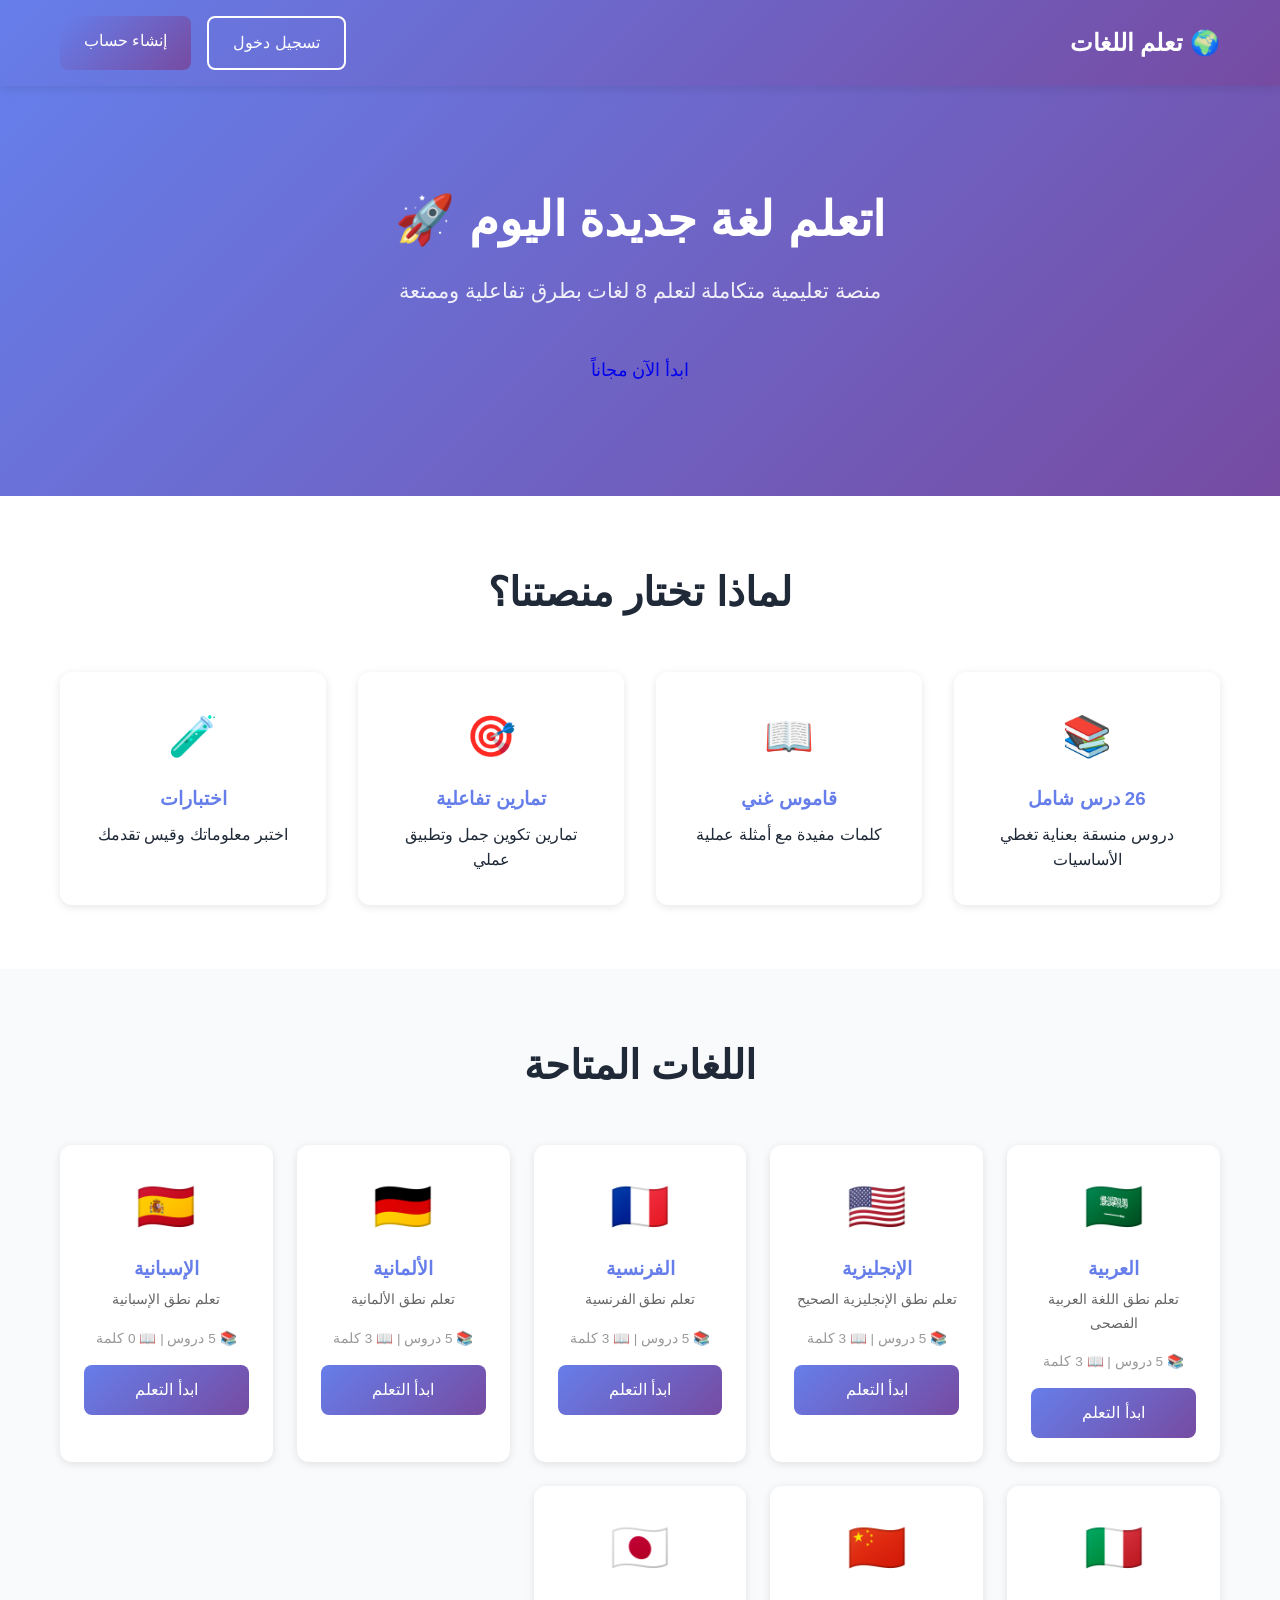
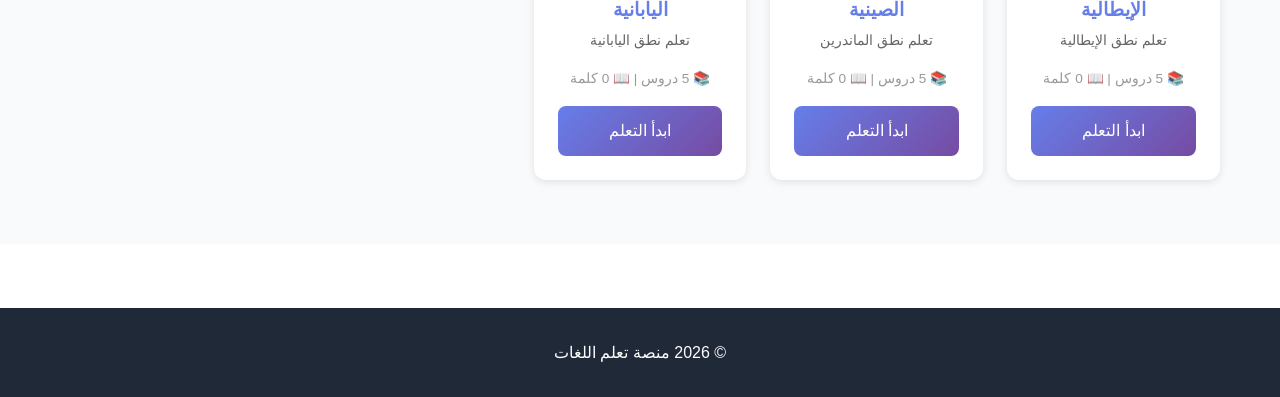
<file: frontend/index.html>
<!DOCTYPE html>
<html lang="ar" dir="rtl">
<head>
    <meta charset="UTF-8">
    <meta name="viewport" content="width=device-width, initial-scale=1.0">
    <title>منصة تعلم اللغات</title>
    <link rel="stylesheet" href="styles.css">
</head>
<body>
    <nav class="navbar">
        <div class="container">
            <div class="logo">🌍 تعلم اللغات</div>
            <div class="nav-links">
                <a href="login.html" class="btn btn-outline">تسجيل دخول</a>
                <a href="register.html" class="btn btn-primary">إنشاء حساب</a>
            </div>
        </div>
    </nav>

    <section class="hero">
        <div class="container">
            <h1>اتعلم لغة جديدة اليوم 🚀</h1>
            <p>منصة تعليمية متكاملة لتعلم 8 لغات بطرق تفاعلية وممتعة</p>
            <a href="register.html" class="btn btn-large">ابدأ الآن مجاناً</a>
        </div>
    </section>

    <section class="features">
        <div class="container">
            <h2>لماذا تختار منصتنا؟</h2>
            <div class="features-grid">
                <div class="feature-card">
                    <div class="icon">📚</div>
                    <h3>26 درس شامل</h3>
                    <p>دروس منسقة بعناية تغطي الأساسيات</p>
                </div>
                <div class="feature-card">
                    <div class="icon">📖</div>
                    <h3>قاموس غني</h3>
                    <p>كلمات مفيدة مع أمثلة عملية</p>
                </div>
                <div class="feature-card">
                    <div class="icon">🎯</div>
                    <h3>تمارين تفاعلية</h3>
                    <p>تمارين تكوين جمل وتطبيق عملي</p>
                </div>
                <div class="feature-card">
                    <div class="icon">🧪</div>
                    <h3>اختبارات</h3>
                    <p>اختبر معلوماتك وقيس تقدمك</p>
                </div>
            </div>
        </div>
    </section>

    <section class="languages-section">
        <div class="container">
            <h2>اللغات المتاحة</h2>
            <div id="languagesGrid" class="languages-grid">
                <div class="loading">جاري التحميل...</div>
            </div>
        </div>
    </section>

    <footer>
        <p>&copy; 2026 منصة تعلم اللغات</p>
    </footer>

    <script src="auth.js"></script>
    <script src="index.js"></script>
</body>
</html>
</file>
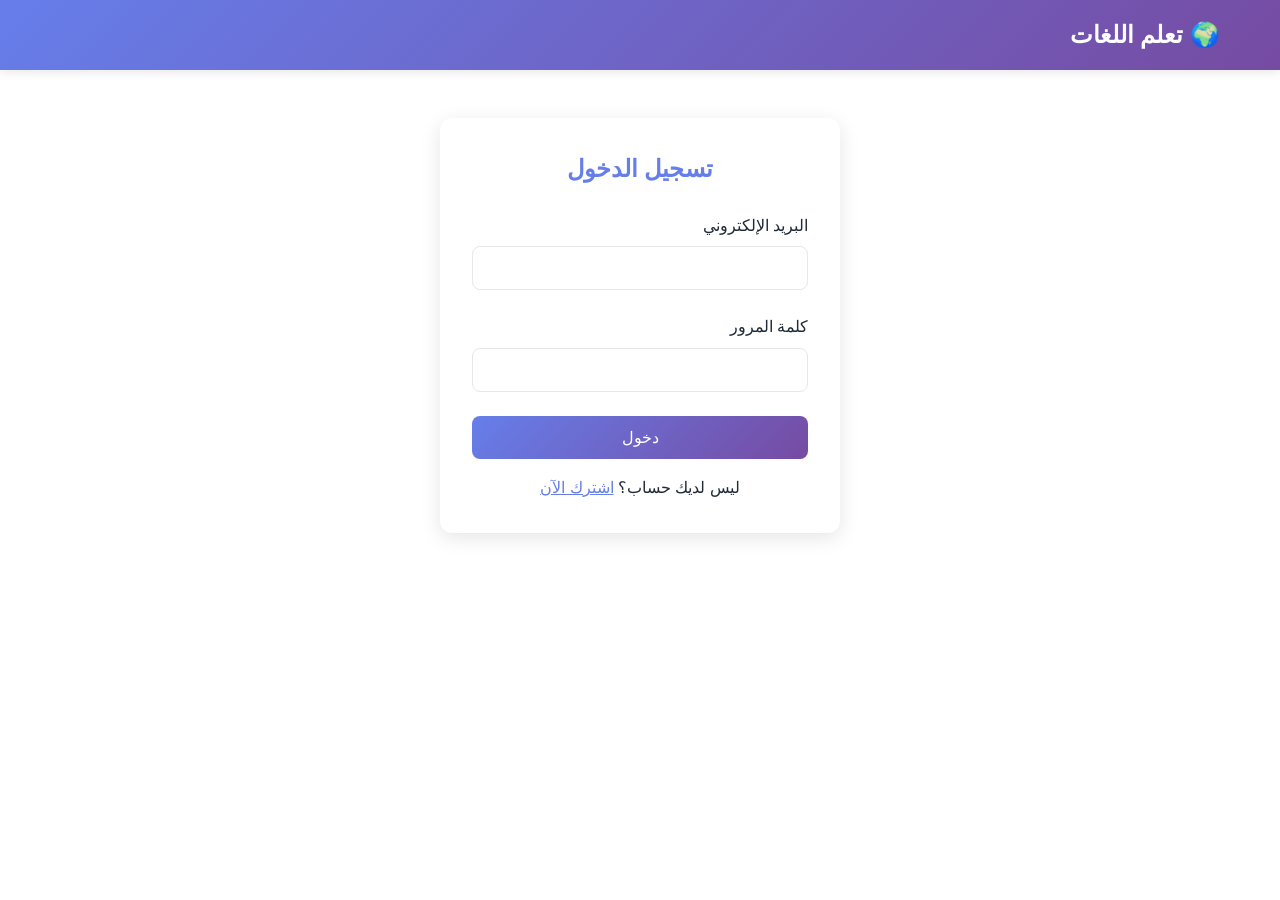
<file: frontend/dashboard.html>
<!DOCTYPE html>
<html lang="ar" dir="rtl">
<head>
    <meta charset="UTF-8">
    <meta name="viewport" content="width=device-width, initial-scale=1.0">
    <title>لوحة التحكم</title>
    <link rel="stylesheet" href="styles.css">
</head>
<body>
    <nav class="navbar">
        <div class="container">
            <div class="logo">🌍 تعلم اللغات</div>
            <div style="display:flex;gap:1rem;align-items:center;color:white;">
                <span>مرحباً <span id="userName"></span></span>
                <button onclick="logout()" class="btn btn-outline">خروج</button>
            </div>
        </div>
    </nav>

    <div class="container">
        <div class="dashboard-header">
            <h1>📊 لوحة التحكم</h1>
            <div class="stats-grid">
                <div class="stat-card">
                    <div class="stat-number" id="lessonCount">0</div>
                    <div class="stat-label">دروس مكتملة</div>
                </div>
                <div class="stat-card">
                    <div class="stat-number" id="scoreAvg">0%</div>
                    <div class="stat-label">متوسط النتائج</div>
                </div>
            </div>
        </div>

        <section style="margin:3rem 0;">
            <h2>اختر لغة للتعلم</h2>
            <div id="languagesGrid" class="languages-grid" style="margin-top:2rem;">
                <div class="loading">جاري التحميل...</div>
            </div>
        </section>

        <section style="margin:3rem 0;">
            <h2 id="lessonsTitle" style="display:none;">📚 الدروس</h2>
            <div id="lessonsGrid" class="lessons-grid" style="margin-top:2rem;display:none;">
                <div class="loading">اختر لغة</div>
            </div>
        </section>

        <section style="margin:3rem 0;">
            <h2 id="vocabTitle" style="display:none;">📖 القاموس</h2>
            <div style="display:flex;gap:1rem;margin-bottom:1rem;display:none;" id="vocabControls">
                <select id="categoryFilter" onchange="filterVocab()" style="padding:0.75rem;border-radius:8px;border:1px solid var(--border);">
                    <option value="">جميع الفئات</option>
                    <option value="Greetings">التحيات</option>
                    <option value="Polite expressions">التعابير المهذبة</option>
                    <option value="Numbers">الأرقام</option>
                    <option value="Family">العائلة</option>
                    <option value="Colors">الألوان</option>
                    <option value="Animals">الحيوانات</option>
                </select>
            </div>
            <div id="vocabGrid" class="vocabulary-grid" style="margin-top:2rem;display:none;">
                <div class="loading">جاري التحميل...</div>
            </div>
        </section>

        <section style="margin:3rem 0;">
            <h2 id="exTitle" style="display:none;">🎯 التمارين</h2>
            <div id="exGrid" class="exercises-grid" style="margin-top:2rem;display:none;">
                <div class="loading">جاري التحميل...</div>
            </div>
        </section>
    </div>

    <footer><p>&copy; 2026 منصة تعلم اللغات</p></footer>

    <script src="auth.js"></script>
    <script src="dashboard.js"></script>
</body>
</html>
</file>
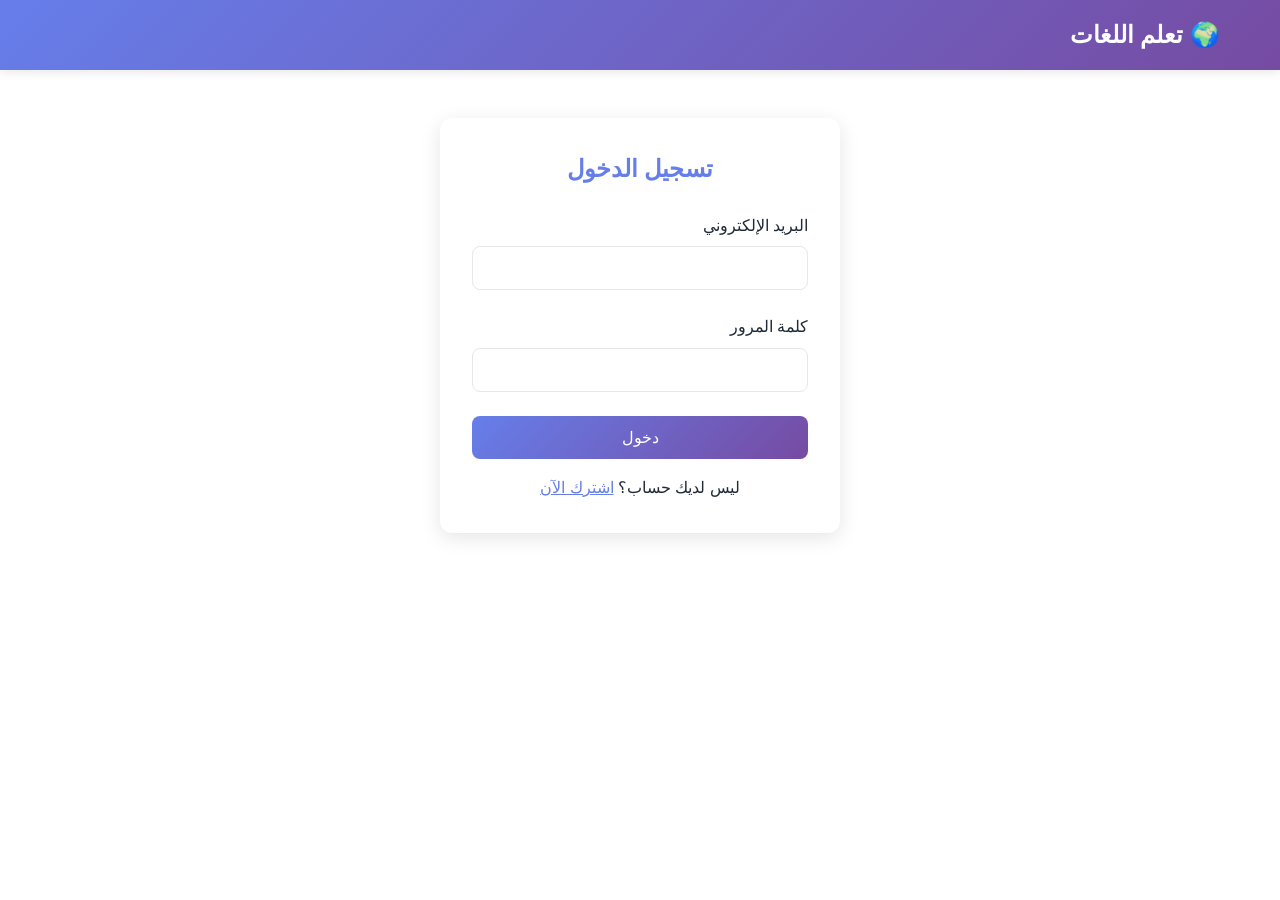
<file: frontend/lesson.html>
<!DOCTYPE html>
<html lang="ar" dir="rtl">
<head>
    <meta charset="UTF-8">
    <meta name="viewport" content="width=device-width, initial-scale=1.0">
    <title>الدرس</title>
    <link rel="stylesheet" href="styles.css">
</head>
<body>
    <nav class="navbar">
        <div class="container">
            <div class="logo">🌍 تعلم اللغات</div>
            <div style="display:flex;gap:1rem;color:white;">
                <a href="dashboard.html" style="color:white;text-decoration:none;">العودة</a>
                <button onclick="logout()" class="btn btn-outline">خروج</button>
            </div>
        </div>
    </nav>

    <div class="container">
        <div class="card" style="margin:2rem 0;">
            <h2 id="lessonTitle"></h2>
            <div style="background:var(--light);padding:1rem;border-radius:8px;margin:1.5rem 0;min-height:200px;max-height:400px;overflow-y:auto;">
                <div id="lessonContent"></div>
            </div>
            <div style="margin-top:2rem;padding:1rem;background:linear-gradient(135deg,var(--primary),var(--secondary));color:white;border-radius:8px;text-align:center;">
                <div style="font-size:0.9rem;opacity:0.9;">💡 نصيحة اليوم</div>
                <div style="font-size:1.1rem;margin-top:0.5rem;" id="dailyTip">تعلم بانتظام لتحقيق أفضل النتائج</div>
            </div>
            <div style="display:flex;gap:1rem;margin-top:2rem;">
                <button onclick="goToDashboard()" class="btn btn-outline" style="flex:1;">العودة للدروس</button>
                <button onclick="completeLesson()" class="btn btn-primary" style="flex:1;">إكمال الدرس ✅</button>
            </div>
        </div>
    </div>

    <footer><p>&copy; 2026 منصة تعلم اللغات</p></footer>

    <script src="auth.js"></script>
    <script>
        const lessonId = new URLSearchParams(window.location.search).get('id');
        
        async function goToDashboard() { window.location.href = 'dashboard.html'; }
        async function completeLesson() { 
            try {
                const res = await fetch(API_BASE_URL + '/api/progress', {
                    method: 'POST',
                    headers: getHeaders(),
                    body: JSON.stringify({lesson_id: parseInt(lessonId)})
                });
                if(res.ok) alert('✅ تم إكمال الدرس!');
            } catch(e) { alert('خطأ: ' + e.message); }
        }
        
        document.addEventListener('DOMContentLoaded', async () => {
            try {
                const res = await fetch(API_BASE_URL + '/api/lessons/' + lessonId);
                if(res.ok) {
                    const data = await res.json();
                    const lesson = data.data || data;
                    document.getElementById('lessonTitle').textContent = lesson.title;
                    document.getElementById('lessonContent').innerHTML = '<h3>' + (lesson.pronunciation || '') + '</h3>' + (lesson.content || 'لا يوجد محتوى متوفر').replace(/\n/g, '<br>');
                }
            } catch(e) { console.error(e); }
        });
        
        async function completeLesson() {
            const res = await fetch('/api/progress', {
                method: 'POST',
                headers: getHeaders(),
                body: JSON.stringify({ lesson_id: lessonId, completed: true })
            });
            if(res.ok) {
                alert('✅ تم إكمال الدرس بنجاح!');
                window.location.href = 'dashboard.html';
            }
        }
        
        function goToDashboard() {
            window.location.href = 'dashboard.html';
        }
    </script>
</body>
</html>
</file>
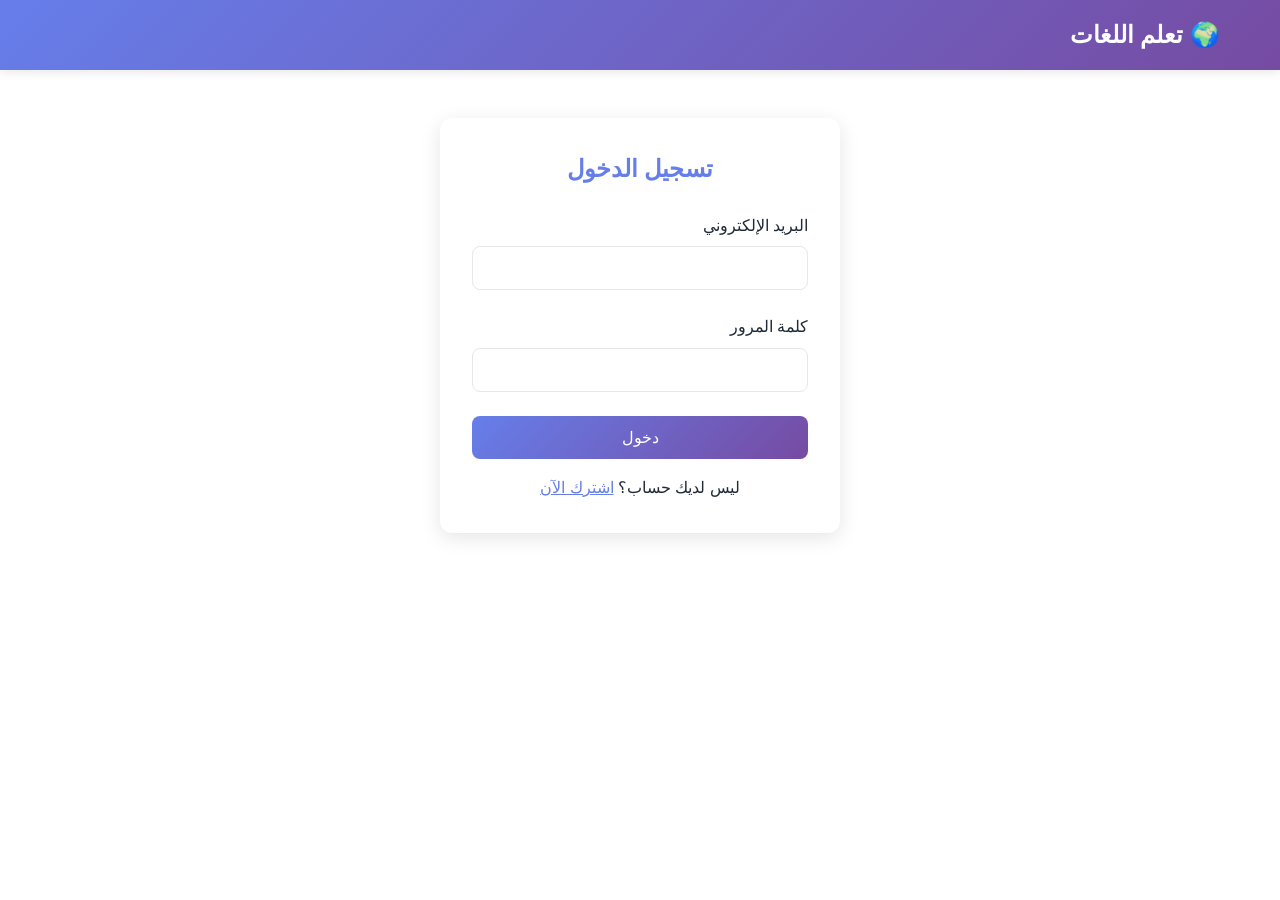
<file: frontend/login.html>
<!DOCTYPE html>
<html lang="ar" dir="rtl">
<head>
    <meta charset="UTF-8">
    <meta name="viewport" content="width=device-width, initial-scale=1.0">
    <title>تسجيل الدخول</title>
    <link rel="stylesheet" href="styles.css">
</head>
<body>
    <nav class="navbar">
        <div class="container">
            <div class="logo">🌍 تعلم اللغات</div>
        </div>
    </nav>

    <div class="form-container">
        <h2>تسجيل الدخول</h2>
        <form id="loginForm">
            <div class="form-group">
                <label>البريد الإلكتروني</label>
                <input type="email" id="email" required>
            </div>
            <div class="form-group">
                <label>كلمة المرور</label>
                <input type="password" id="password" required>
            </div>
            <button type="submit" class="btn btn-primary" style="width:100%;">دخول</button>
        </form>
        <p style="text-align:center;margin-top:1rem;">ليس لديك حساب؟ <a href="register.html" style="color:var(--primary);">اشترك الآن</a></p>
    </div>

    <script src="auth.js"></script>
    <script>
        document.getElementById('loginForm').addEventListener('submit', async (e) => {
            e.preventDefault();
            
            const email = document.getElementById('email').value.trim();
            const password = document.getElementById('password').value;
            
            if(!email || !password) {
                alert('يرجى ملء جميع الحقول');
                return;
            }
            
            try {
                const res = await fetch(API_BASE_URL + '/api/auth/login', {
                    method: 'POST',
                    headers: { 'Content-Type': 'application/json' },
                    body: JSON.stringify({ email, password })
                });
                
                const data = await res.json();
                
                if(res.ok && data.success) {
                    localStorage.setItem('token', data.token);
                    localStorage.setItem('user', JSON.stringify(data.user));
                    alert('تم الدخول بنجاح!');
                    window.location.href = 'dashboard.html';
                } else {
                    alert('خطأ: ' + (data.message || 'فشل الدخول'));
                }
            } catch(err) {
                console.error('Login error:', err);
                alert('خطأ في الاتصال بالخادم. تأكد من أن الخادم يعمل على http://localhost:5000');
            }
        });
    </script>
</body>
</html>
</file>
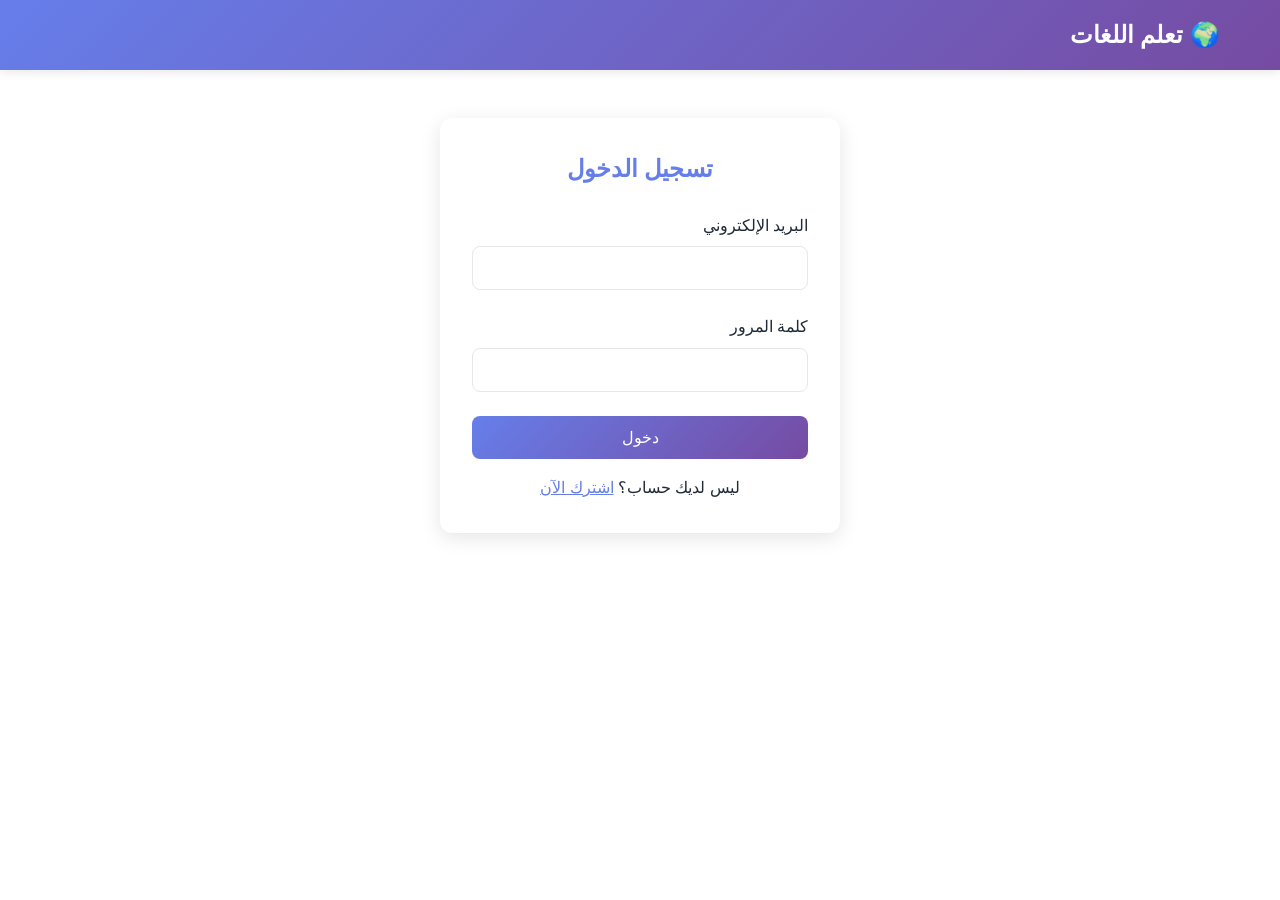
<file: frontend/quiz.html>
<!DOCTYPE html>
<html lang="ar" dir="rtl">
<head>
    <meta charset="UTF-8">
    <meta name="viewport" content="width=device-width, initial-scale=1.0">
    <title>الاختبار</title>
    <link rel="stylesheet" href="styles.css">
</head>
<body>
    <nav class="navbar">
        <div class="container">
            <div class="logo">🌍 تعلم اللغات</div>
            <div style="display:flex;gap:1rem;color:white;">
                <a href="dashboard.html" style="color:white;text-decoration:none;">العودة</a>
                <button onclick="logout()" class="btn btn-outline">خروج</button>
            </div>
        </div>
    </nav>

    <div class="container" style="max-width:600px;margin:2rem auto;">
        <div id="quizContainer">
            <h2 id="questionText"></h2>
            <div style="margin:2rem 0;">
                <p style="color:#666;margin-bottom:1rem;">السؤال <span id="questionNum">1</span> من <span id="totalQuestions">0</span></p>
                <div id="optionsContainer" class="exercise-options"></div>
            </div>
            <div style="display:flex;gap:1rem;margin:2rem 0;">
                <button onclick="submitQuiz()" class="btn btn-primary" style="flex:1;">إنهاء الاختبار</button>
            </div>
        </div>
        
        <div id="resultsContainer" style="display:none;text-align:center;">
            <h2>📊 النتائج</h2>
            <div style="margin:2rem 0;">
                <div style="font-size:3rem;font-weight:bold;color:var(--primary);" id="scoreDisplay">0</div>
                <p style="font-size:1.2rem;color:#666;margin-top:1rem;" id="scoreMessage"></p>
            </div>
            <div style="background:var(--light);padding:1.5rem;border-radius:8px;margin:2rem 0;">
                <p>الإجابات الصحيحة: <strong id="correctCount">0</strong>/<strong id="totalCount">0</strong></p>
            </div>
            <a href="dashboard.html" class="btn btn-primary" style="display:inline-block;margin-top:1rem;">العودة للدشبورد</a>
        </div>
    </div>

    <footer><p>&copy; 2026 منصة تعلم اللغات</p></footer>

    <script src="auth.js"></script>
    <script>
        const langId = new URLSearchParams(window.location.search).get('lang');
        let questions = [];
        let currentQuestion = 0;
        let answers = {};
        
        document.addEventListener('DOMContentLoaded', async () => {
            const res = await fetch('/api/quiz?language_id=' + langId);
            const response = await res.json();
            questions = response.data || response;
            
            document.getElementById('totalQuestions').textContent = questions.length;
            if(questions.length > 0) {
                displayQuestion();
            } else {
                document.getElementById('quizContainer').innerHTML = '<p>لا توجد أسئلة متوفرة</p>';
            }
        });
        
        function displayQuestion() {
            const q = questions[currentQuestion];
            document.getElementById('questionText').textContent = q.question;
            document.getElementById('questionNum').textContent = currentQuestion + 1;
            
            const container = document.getElementById('optionsContainer');
            container.innerHTML = '';
            
            q.options.forEach(opt => {
                const div = document.createElement('div');
                div.className = 'option';
                div.textContent = opt;
                div.onclick = () => {
                    document.querySelectorAll('.option').forEach(el => el.classList.remove('selected'));
                    div.classList.add('selected');
                    answers[currentQuestion] = opt;
                };
                
                if(answers[currentQuestion] === opt) {
                    div.classList.add('selected');
                }
                container.appendChild(div);
            });
        }
        
        async function submitQuiz() {
            if(Object.keys(answers).length === 0) {
                alert('يرجى الإجابة على الأسئلة');
                return;
            }
            
            const res = await fetch('/api/quiz/submit', {
                method: 'POST',
                headers: getHeaders(),
                body: JSON.stringify({ language_id: langId, answers })
            });
            
            if(res.ok) {
                const result = await res.json();
                showResults(result);
            }
        }
        
        function showResults(result) {
            document.getElementById('quizContainer').style.display = 'none';
            document.getElementById('resultsContainer').style.display = 'block';
            document.getElementById('scoreDisplay').textContent = result.score.toFixed(1) + '%';
            document.getElementById('correctCount').textContent = result.correct;
            document.getElementById('totalCount').textContent = result.total;
            
            let message = 'جيد جداً! 🎉';
            if(result.score < 50) message = 'حاول مرة أخرى! 💪';
            else if(result.score < 75) message = 'ممتاز! 👏';
            else if(result.score < 90) message = 'رائع جداً! 🌟';
            else message = 'مثالي! 🏆';
            
            document.getElementById('scoreMessage').textContent = message;
        }
    </script>
</body>
</html>
</file>
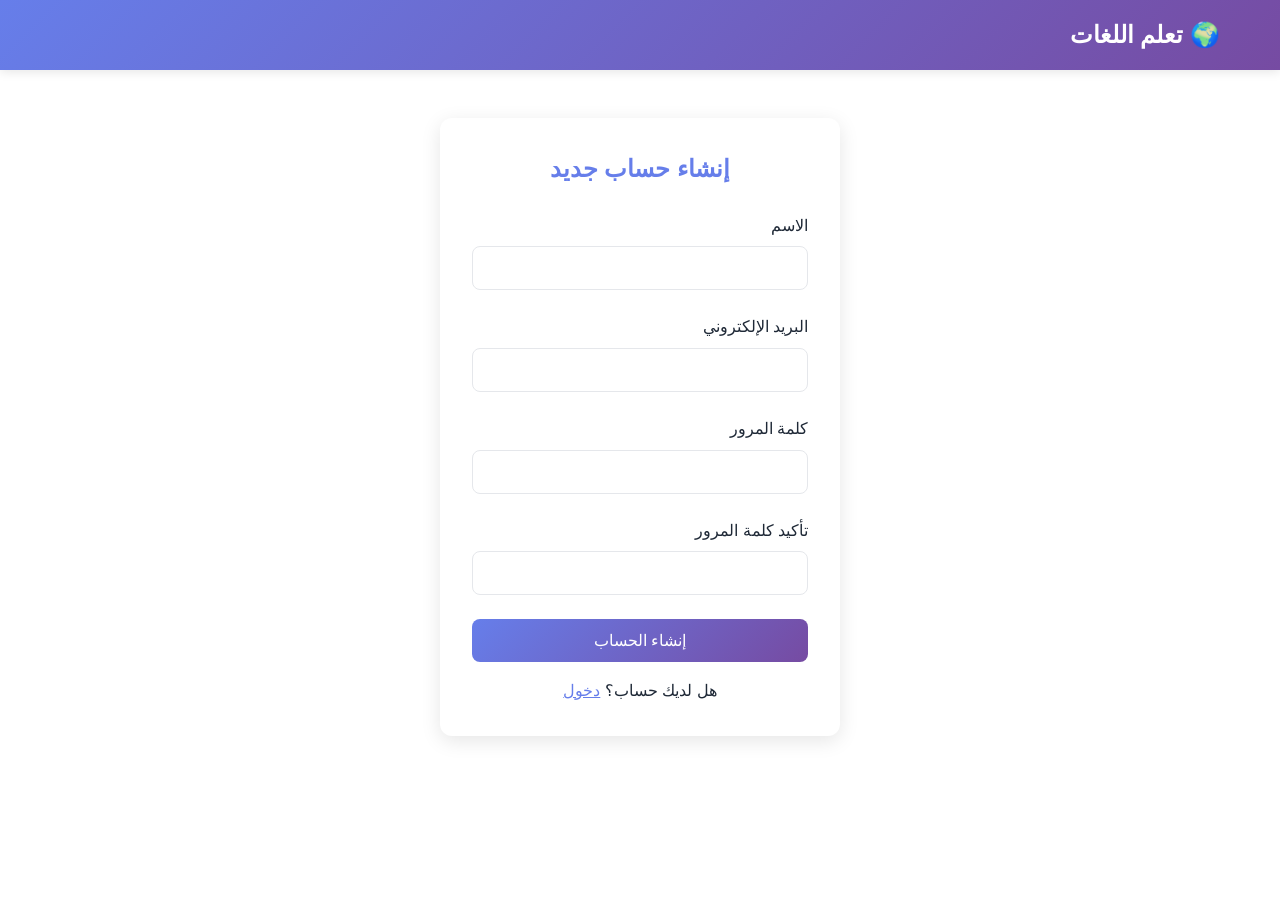
<file: frontend/register.html>
<!DOCTYPE html>
<html lang="ar" dir="rtl">
<head>
    <meta charset="UTF-8">
    <meta name="viewport" content="width=device-width, initial-scale=1.0">
    <title>إنشاء حساب</title>
    <link rel="stylesheet" href="styles.css">
</head>
<body>
    <nav class="navbar">
        <div class="container">
            <div class="logo">🌍 تعلم اللغات</div>
        </div>
    </nav>

    <div class="form-container">
        <h2>إنشاء حساب جديد</h2>
        <form id="registerForm">
            <div class="form-group">
                <label>الاسم</label>
                <input type="text" id="name" required>
            </div>
            <div class="form-group">
                <label>البريد الإلكتروني</label>
                <input type="email" id="email" required>
            </div>
            <div class="form-group">
                <label>كلمة المرور</label>
                <input type="password" id="password" required>
            </div>
            <div class="form-group">
                <label>تأكيد كلمة المرور</label>
                <input type="password" id="confirmPassword" required>
            </div>
            <button type="submit" class="btn btn-primary" style="width:100%;">إنشاء الحساب</button>
        </form>
        <p style="text-align:center;margin-top:1rem;">هل لديك حساب؟ <a href="login.html" style="color:var(--primary);">دخول</a></p>
    </div>

    <script src="auth.js"></script>
    <script>
        document.getElementById('registerForm').addEventListener('submit', async (e) => {
            e.preventDefault();
            const name = document.getElementById('name').value.trim();
            const email = document.getElementById('email').value.trim();
            const password = document.getElementById('password').value;
            const confirmPassword = document.getElementById('confirmPassword').value;
            
            // Validation
            if(!name) {
                alert('يرجى إدخال الاسم');
                return;
            }
            if(!email) {
                alert('يرجى إدخال البريد الإلكتروني');
                return;
            }
            if(!password) {
                alert('يرجى إدخال كلمة المرور');
                return;
            }
            if(password !== confirmPassword) {
                alert('كلمات المرور غير متطابقة');
                return;
            }
            if(password.length < 6) {
                alert('كلمة المرور يجب أن تكون 6 أحرف على الأقل');
                return;
            }
            
            try {
                const res = await fetch(API_BASE_URL + '/api/auth/register', {
                    method: 'POST',
                    headers: { 'Content-Type': 'application/json' },
                    body: JSON.stringify({ name, email, password })
                });
                
                const data = await res.json();
                
                if(res.ok && data.success) {
                    alert('تم إنشاء الحساب بنجاح! يرجى تسجيل الدخول');
                    window.location.href = 'login.html';
                } else {
                    alert('خطأ: ' + (data.message || 'حدث خطأ في التسجيل'));
                }
            } catch(err) {
                console.error('Register error:', err);
                alert('خطأ في الاتصال بالخادم. تأكد من أن الخادم يعمل');
            }
        });
    </script>
</body>
</html>
</file>
<file: frontend/styles.css>
* { margin: 0; padding: 0; box-sizing: border-box; }

:root {
    --primary: #667eea;
    --secondary: #764ba2;
    --success: #10b981;
    --danger: #ef4444;
    --warning: #f59e0b;
    --dark: #1f2937;
    --light: #f9fafb;
    --border: #e5e7eb;
}

html { direction: rtl; font-size: 16px; }
body { font-family: 'Segoe UI', sans-serif; line-height: 1.6; color: var(--dark); }

.container { max-width: 1200px; margin: 0 auto; padding: 0 20px; }

/* Navbar */
.navbar {
    background: linear-gradient(135deg, var(--primary), var(--secondary));
    color: white;
    padding: 1rem 0;
    position: sticky;
    top: 0;
    z-index: 100;
    box-shadow: 0 2px 10px rgba(0,0,0,0.1);
}

.navbar .container { display: flex; justify-content: space-between; align-items: center; }
.logo { font-size: 1.5rem; font-weight: bold; }
.nav-links { display: flex; gap: 1rem; }

/* Buttons */
.btn {
    padding: 0.75rem 1.5rem;
    border: none;
    border-radius: 8px;
    cursor: pointer;
    text-decoration: none;
    display: inline-block;
    font-size: 1rem;
    transition: all 0.3s;
}

.btn-primary {
    background: linear-gradient(135deg, var(--primary), var(--secondary));
    color: white;
}

.btn-primary:hover { transform: translateY(-2px); box-shadow: 0 5px 15px rgba(102,126,234,0.4); }

.btn-outline {
    background: transparent;
    color: white;
    border: 2px solid white;
}

.btn-outline:hover { background: rgba(255,255,255,0.1); }

.btn-large { padding: 1rem 2rem; font-size: 1.1rem; }

/* Hero */
.hero {
    background: linear-gradient(135deg, var(--primary), var(--secondary));
    color: white;
    padding: 6rem 0;
    text-align: center;
}

.hero h1 { font-size: 3rem; margin-bottom: 1rem; }
.hero p { font-size: 1.3rem; margin-bottom: 2rem; opacity: 0.9; }

/* Features */
.features { padding: 4rem 0; background: white; }
.features h2 { text-align: center; font-size: 2.5rem; margin-bottom: 3rem; color: var(--dark); }
.features-grid { display: grid; grid-template-columns: repeat(auto-fit, minmax(250px, 1fr)); gap: 2rem; }

.feature-card {
    background: white;
    padding: 2rem;
    border-radius: 12px;
    box-shadow: 0 2px 8px rgba(0,0,0,0.1);
    text-align: center;
    transition: all 0.3s;
}

.feature-card:hover { transform: translateY(-5px); box-shadow: 0 5px 20px rgba(0,0,0,0.15); }
.feature-card .icon { font-size: 2.5rem; margin-bottom: 1rem; }
.feature-card h3 { color: var(--primary); margin-bottom: 0.5rem; }

/* Languages Section */
.languages-section { padding: 4rem 0; background: var(--light); }
.languages-section h2 { text-align: center; font-size: 2.5rem; margin-bottom: 3rem; color: var(--dark); }
.languages-grid { display: grid; grid-template-columns: repeat(auto-fill, minmax(180px, 1fr)); gap: 1.5rem; }

.language-card {
    background: white;
    padding: 1.5rem;
    border-radius: 12px;
    text-align: center;
    cursor: pointer;
    transition: all 0.3s;
    box-shadow: 0 2px 8px rgba(0,0,0,0.1);
}

.language-card:hover { transform: scale(1.05); box-shadow: 0 5px 20px rgba(102,126,234,0.3); }
.language-card .flag { font-size: 3rem; margin-bottom: 0.5rem; }
.language-card h3 { color: var(--primary); margin-bottom: 0.3rem; }
.language-card p { font-size: 0.9rem; color: #666; margin-bottom: 1rem; }

/* Forms */
.form-container {
    max-width: 400px;
    margin: 3rem auto;
    background: white;
    padding: 2rem;
    border-radius: 12px;
    box-shadow: 0 5px 20px rgba(0,0,0,0.1);
}

.form-container h2 { color: var(--primary); margin-bottom: 1.5rem; text-align: center; }
.form-group { margin-bottom: 1.5rem; }
.form-group label { display: block; margin-bottom: 0.5rem; font-weight: 500; }
.form-group input { width: 100%; padding: 0.75rem; border: 1px solid var(--border); border-radius: 8px; font-size: 1rem; }
.form-group input:focus { outline: none; border-color: var(--primary); box-shadow: 0 0 0 3px rgba(102,126,234,0.1); }

.form-group .error { color: var(--danger); font-size: 0.85rem; margin-top: 0.25rem; display: none; }

/* Dashboard */
.dashboard-header {
    background: linear-gradient(135deg, var(--primary), var(--secondary));
    color: white;
    padding: 2rem;
    border-radius: 12px;
    margin: 2rem 0;
}

.stats-grid { display: grid; grid-template-columns: repeat(auto-fit, minmax(200px, 1fr)); gap: 1.5rem; margin-top: 1.5rem; }
.stat-card { background: rgba(255,255,255,0.1); padding: 1.5rem; border-radius: 8px; text-align: center; }
.stat-number { font-size: 2rem; font-weight: bold; margin-bottom: 0.5rem; }
.stat-label { opacity: 0.9; }

/* Grids */
.lessons-grid, .vocabulary-grid, .exercises-grid {
    display: grid;
    grid-template-columns: repeat(auto-fill, minmax(250px, 1fr));
    gap: 1.5rem;
    margin: 2rem 0;
}

.card {
    background: white;
    padding: 1.5rem;
    border-radius: 12px;
    box-shadow: 0 2px 8px rgba(0,0,0,0.1);
    transition: all 0.3s;
}

.card:hover { transform: translateY(-5px); box-shadow: 0 5px 20px rgba(0,0,0,0.15); }
.card h3 { color: var(--primary); margin-bottom: 0.5rem; }
.card p { color: #666; margin-bottom: 1rem; }

/* Vocabulary Card */
.vocab-card {
    background: linear-gradient(135deg, var(--primary), var(--secondary));
    color: white;
    padding: 1.5rem;
    border-radius: 12px;
    text-align: center;
}

.vocab-word { font-size: 1.5rem; font-weight: bold; margin-bottom: 0.5rem; }
.vocab-translation { font-size: 0.9rem; opacity: 0.9; margin-bottom: 1rem; }
.vocab-example { font-size: 0.85rem; opacity: 0.8; font-style: italic; }

/* Exercise Card */
.exercise-card {
    background: white;
    padding: 1.5rem;
    border-radius: 12px;
    border-left: 4px solid var(--primary);
    box-shadow: 0 2px 8px rgba(0,0,0,0.1);
}

.exercise-question { font-size: 1.1rem; margin-bottom: 1rem; color: var(--dark); }
.exercise-input { width: 100%; padding: 0.75rem; border: 1px solid var(--border); border-radius: 8px; margin-bottom: 1rem; }
.exercise-options { display: flex; flex-direction: column; gap: 0.5rem; }
.option { padding: 0.75rem; border: 1px solid var(--border); border-radius: 8px; cursor: pointer; transition: all 0.3s; }
.option:hover { background: var(--light); }
.option.selected { background: var(--primary); color: white; }

/* Result */
.result { padding: 1rem; border-radius: 8px; margin-top: 1rem; }
.result.correct { background: rgba(16,185,129,0.1); border-left: 4px solid var(--success); }
.result.incorrect { background: rgba(239,68,68,0.1); border-left: 4px solid var(--danger); }

/* Loading */
.loading { text-align: center; padding: 2rem; color: var(--primary); }

/* Footer */
footer { background: var(--dark); color: white; text-align: center; padding: 2rem; margin-top: 4rem; }

/* Responsive */
@media (max-width: 768px) {
    .hero h1 { font-size: 2rem; }
    .nav-links { gap: 0.5rem; }
    .btn { padding: 0.5rem 1rem; font-size: 0.9rem; }
}
</file>
